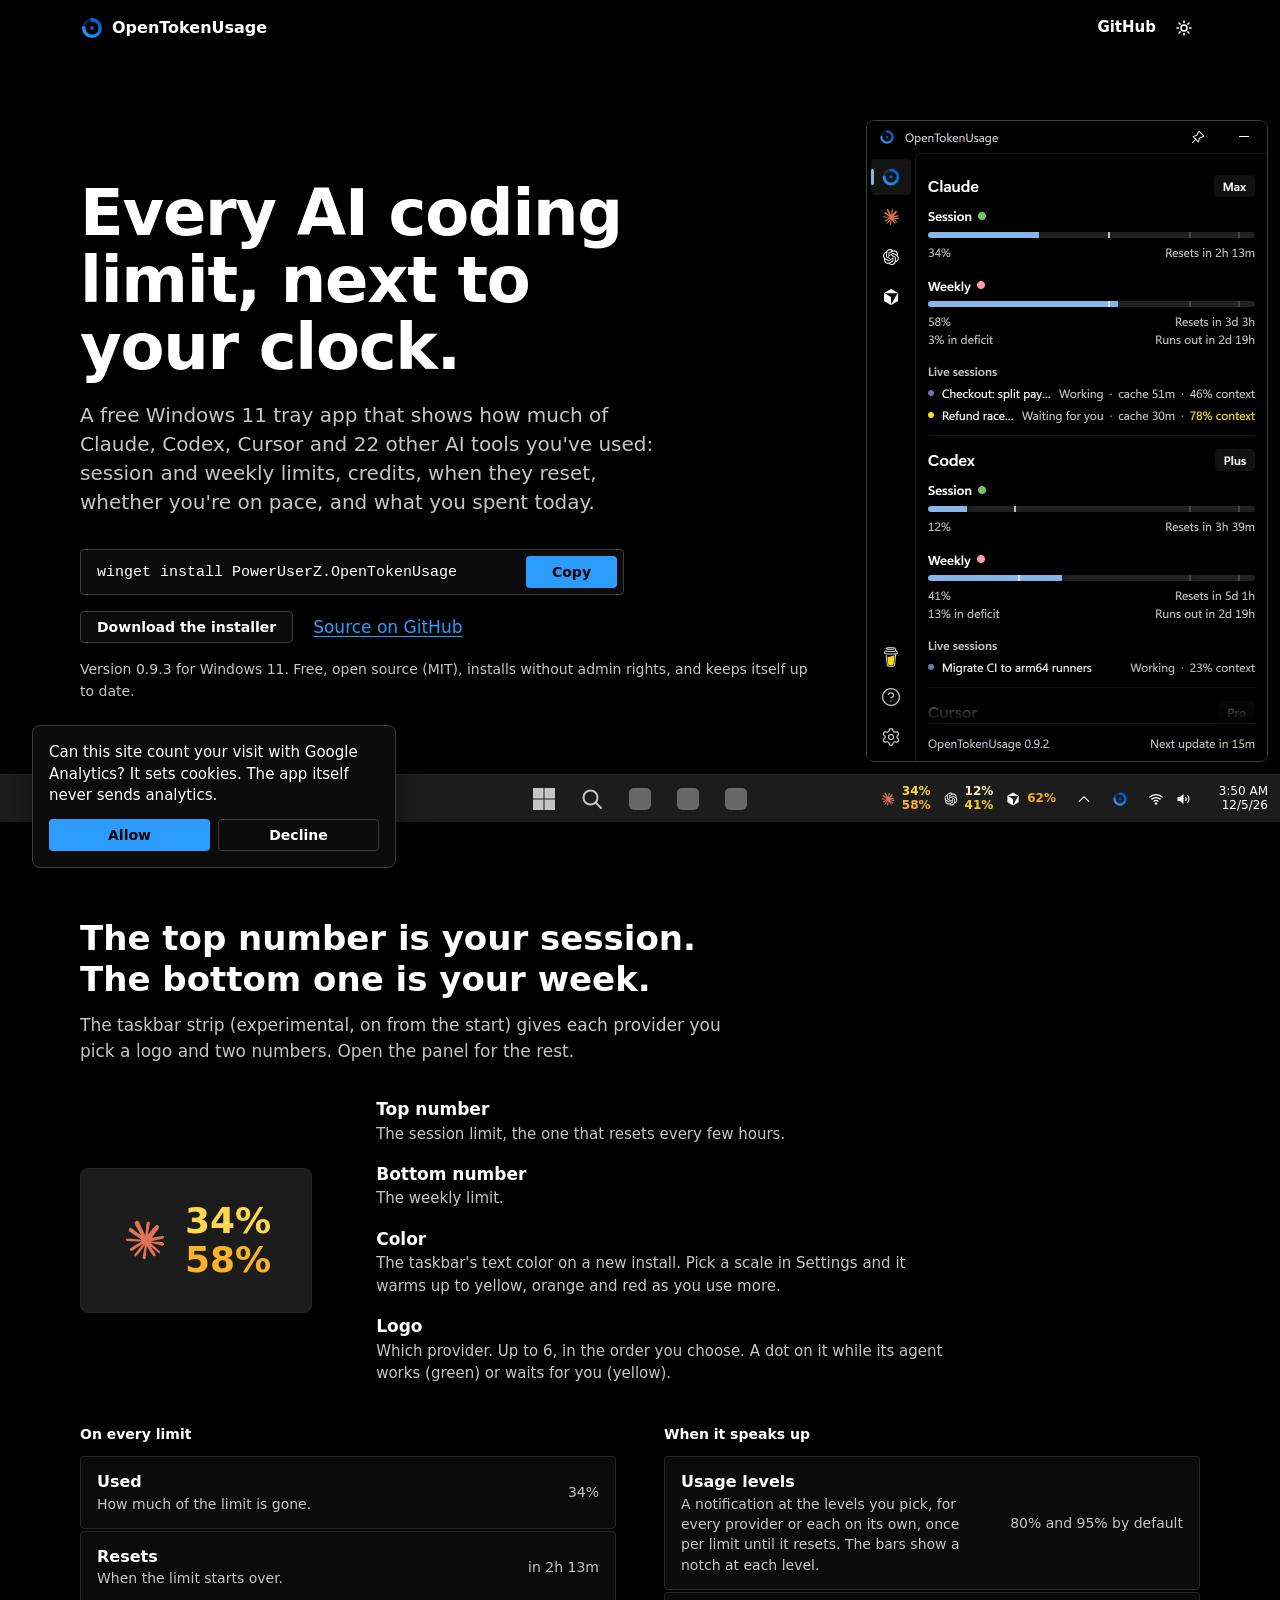
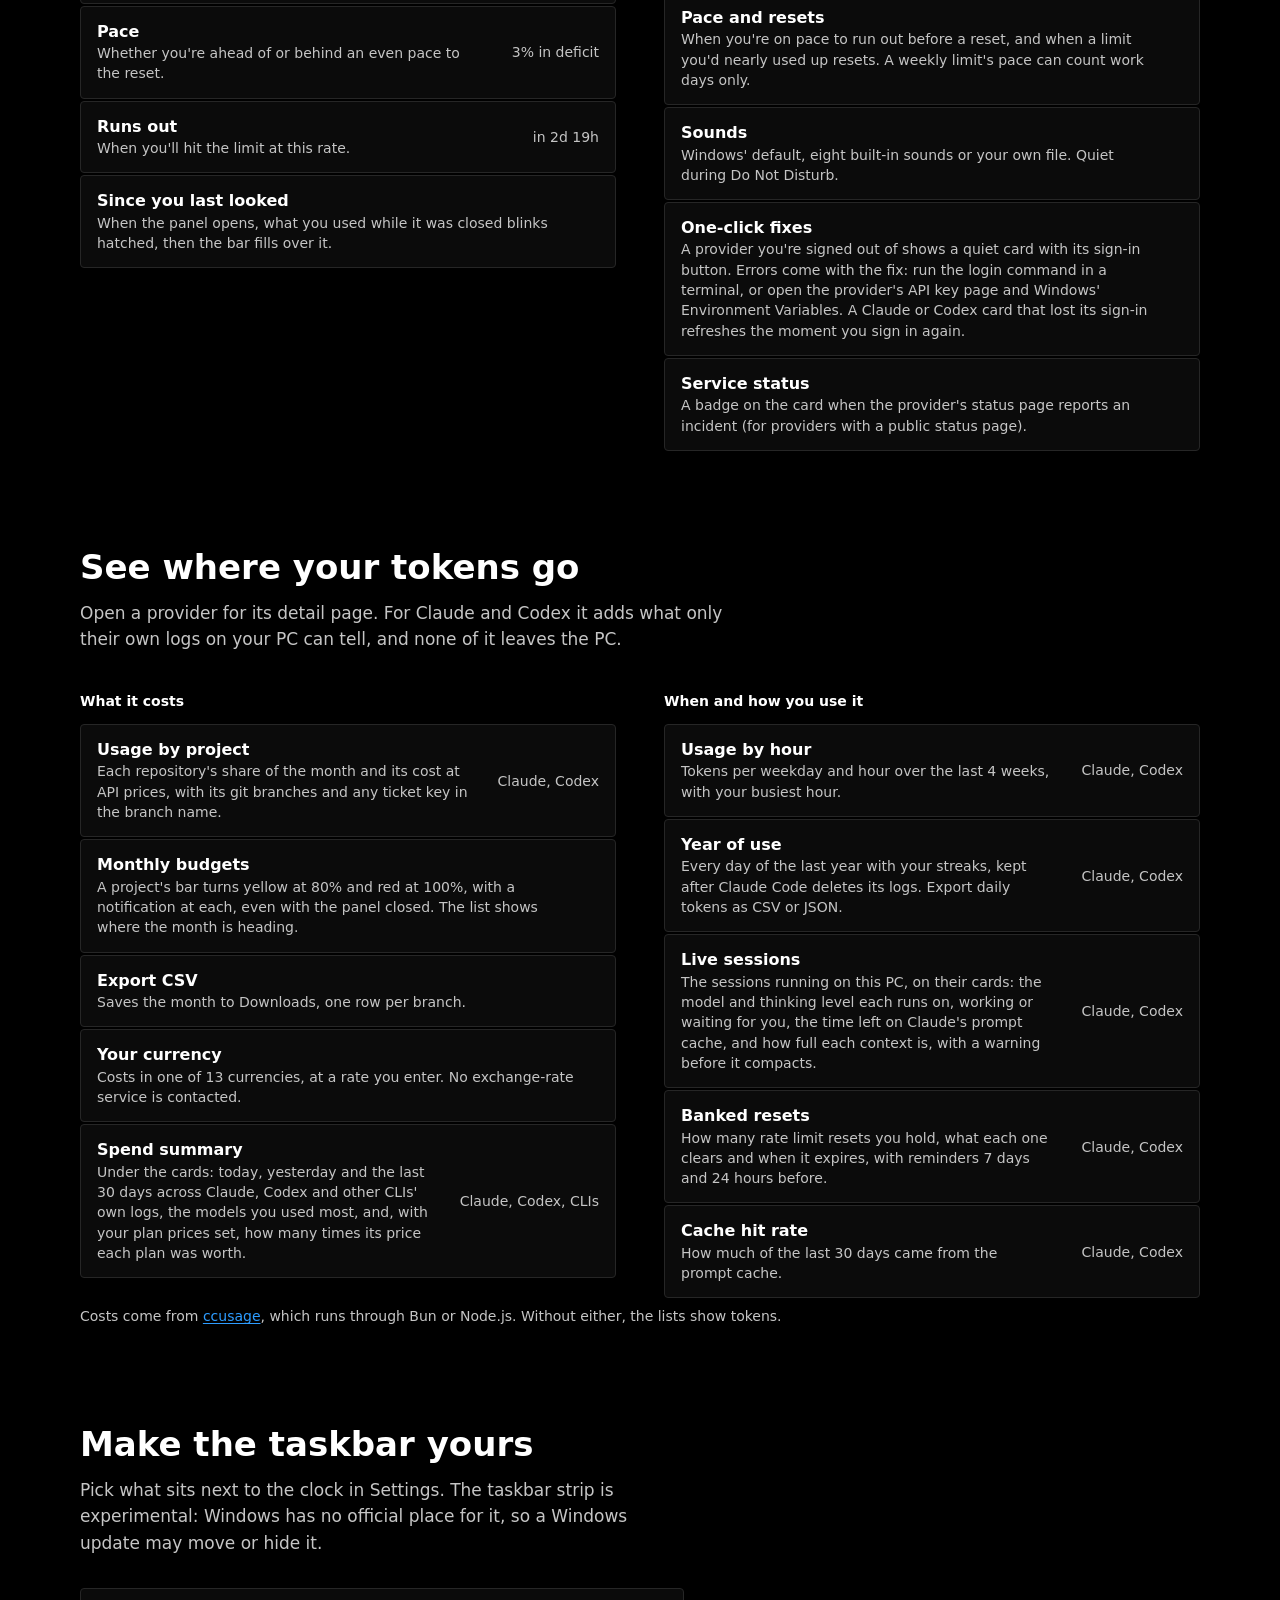
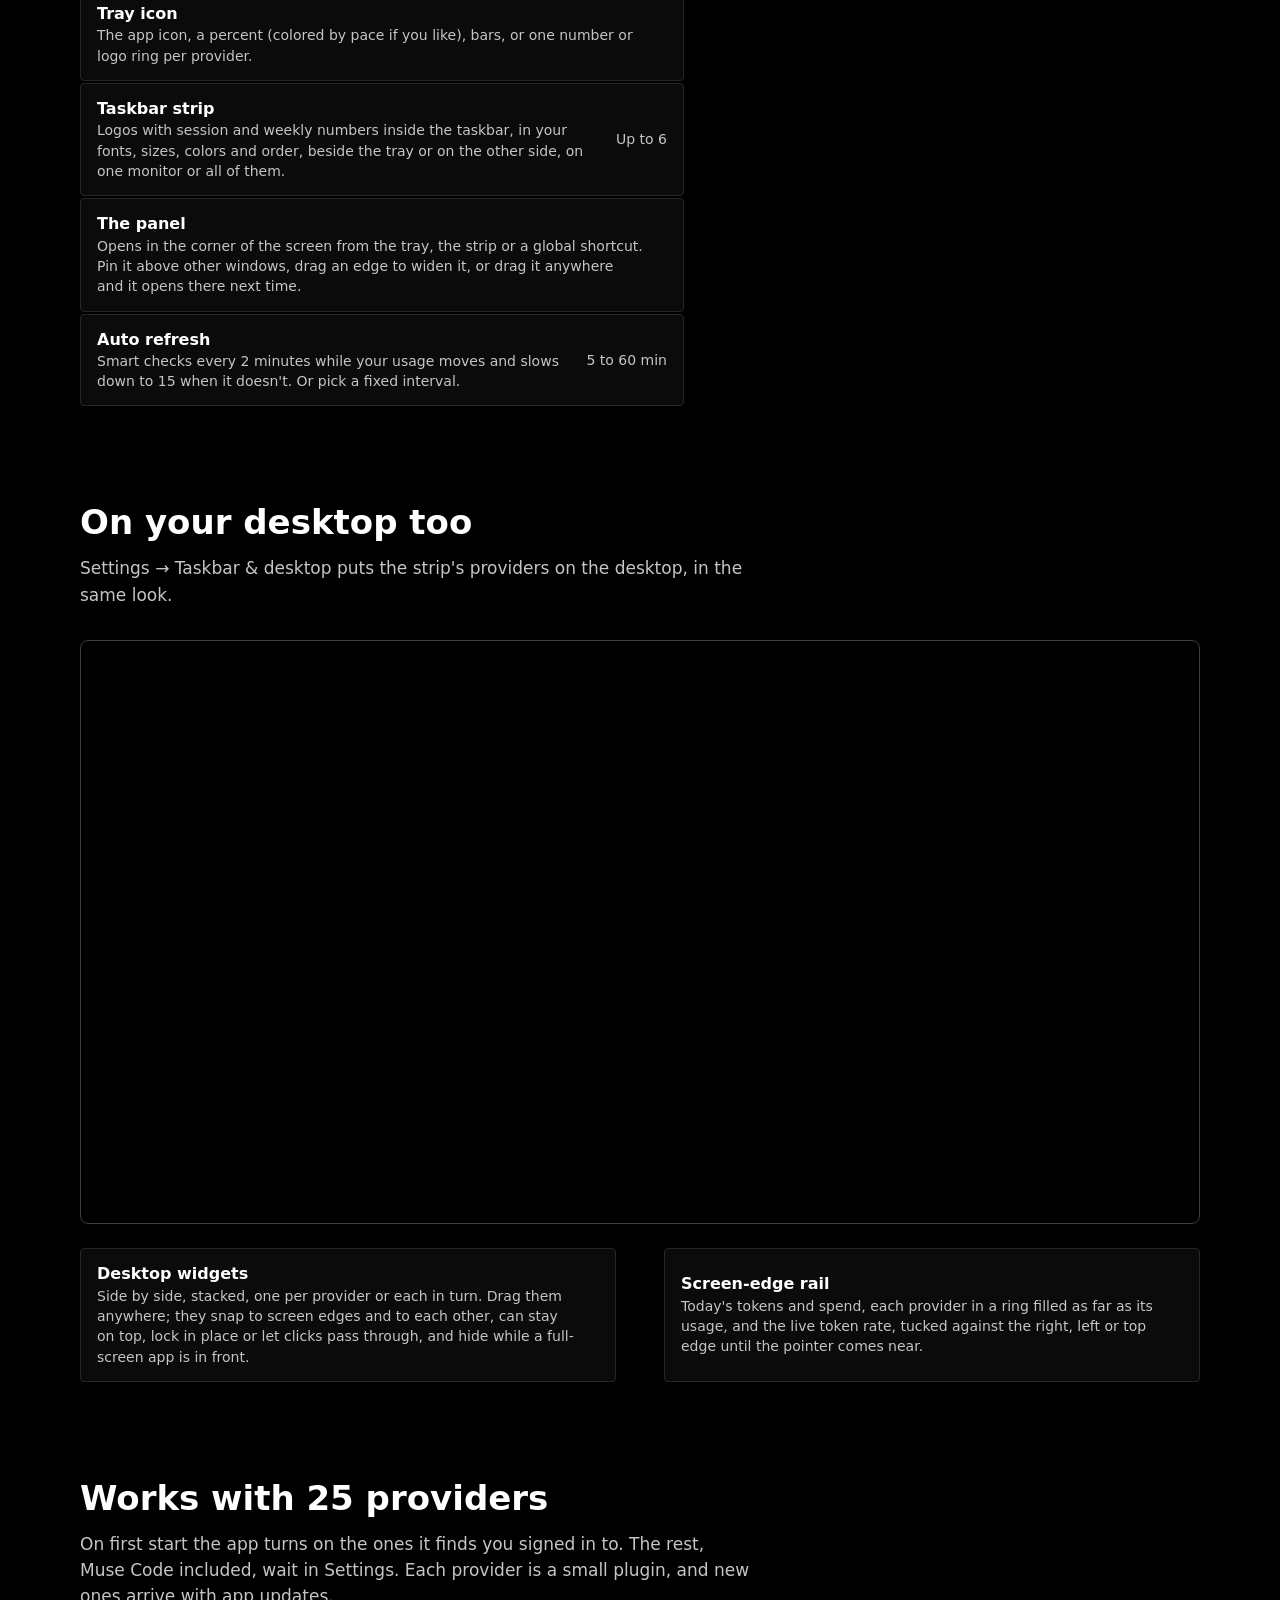
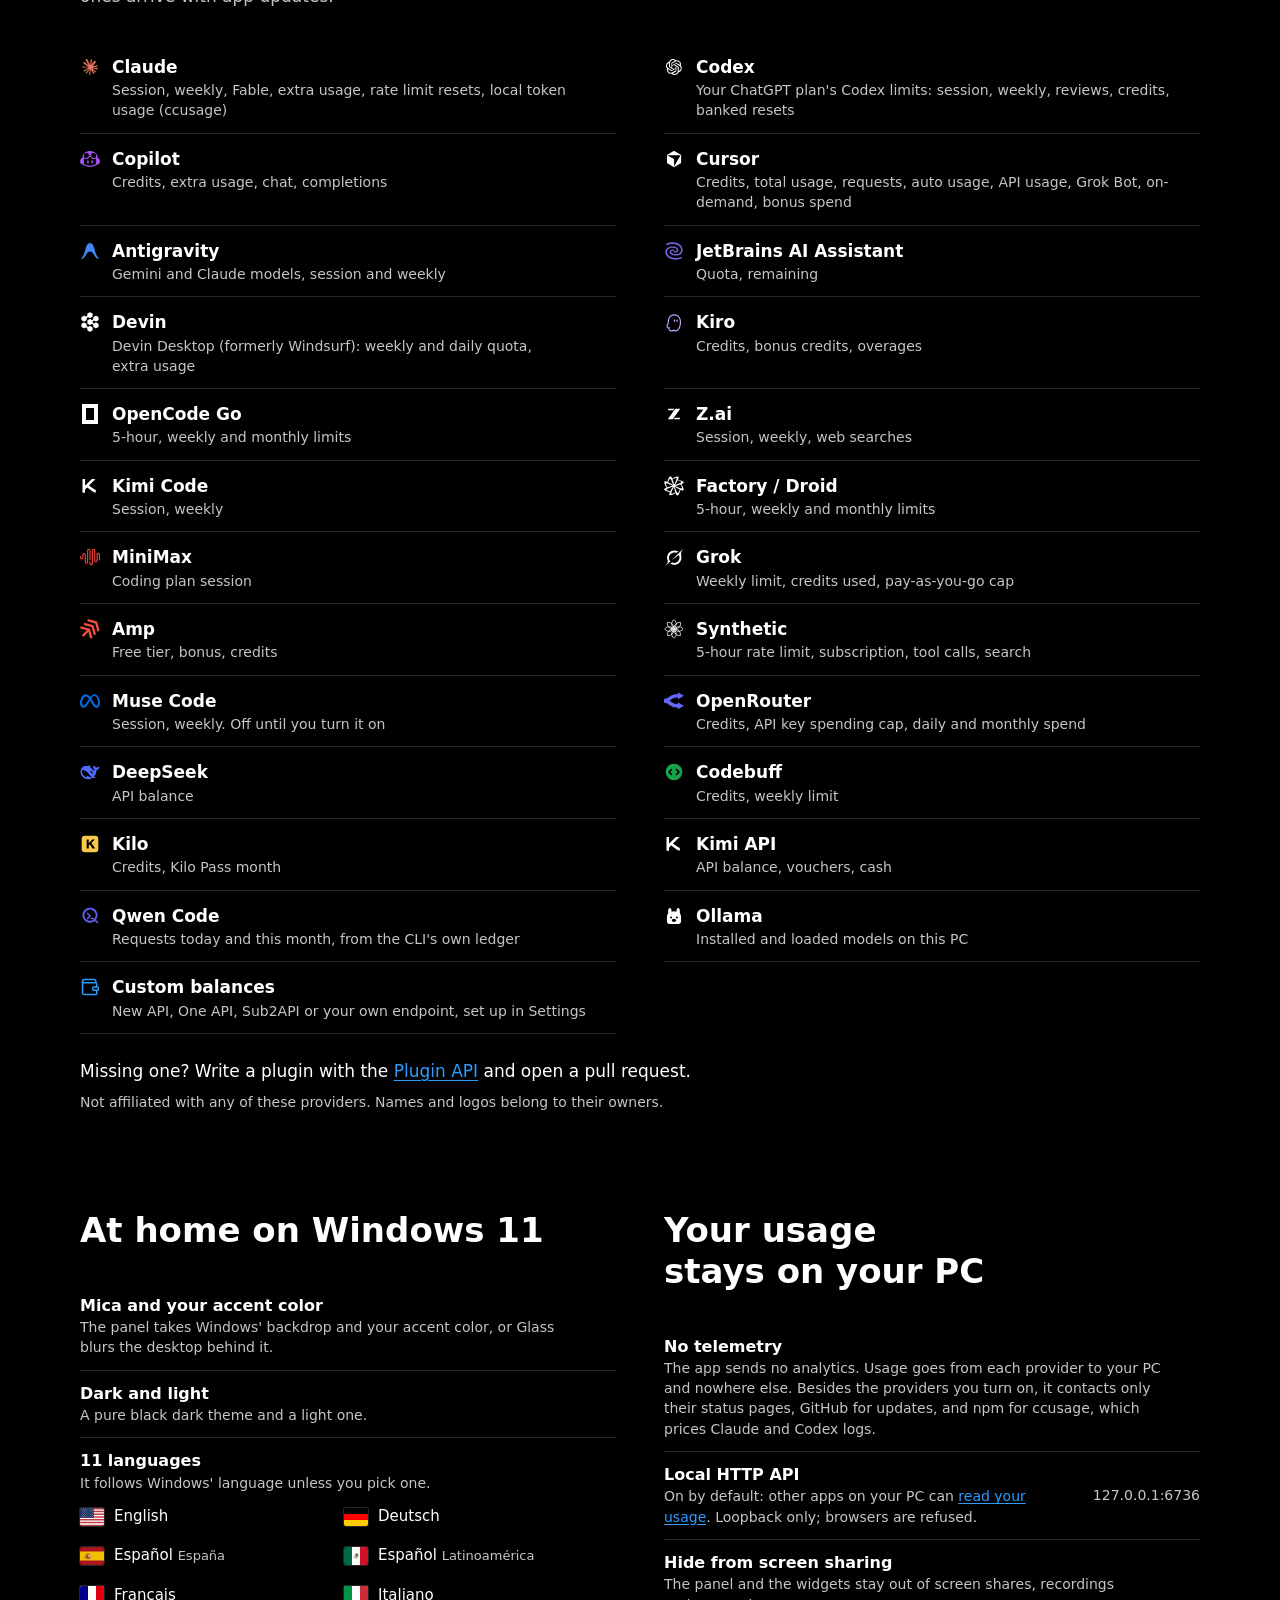
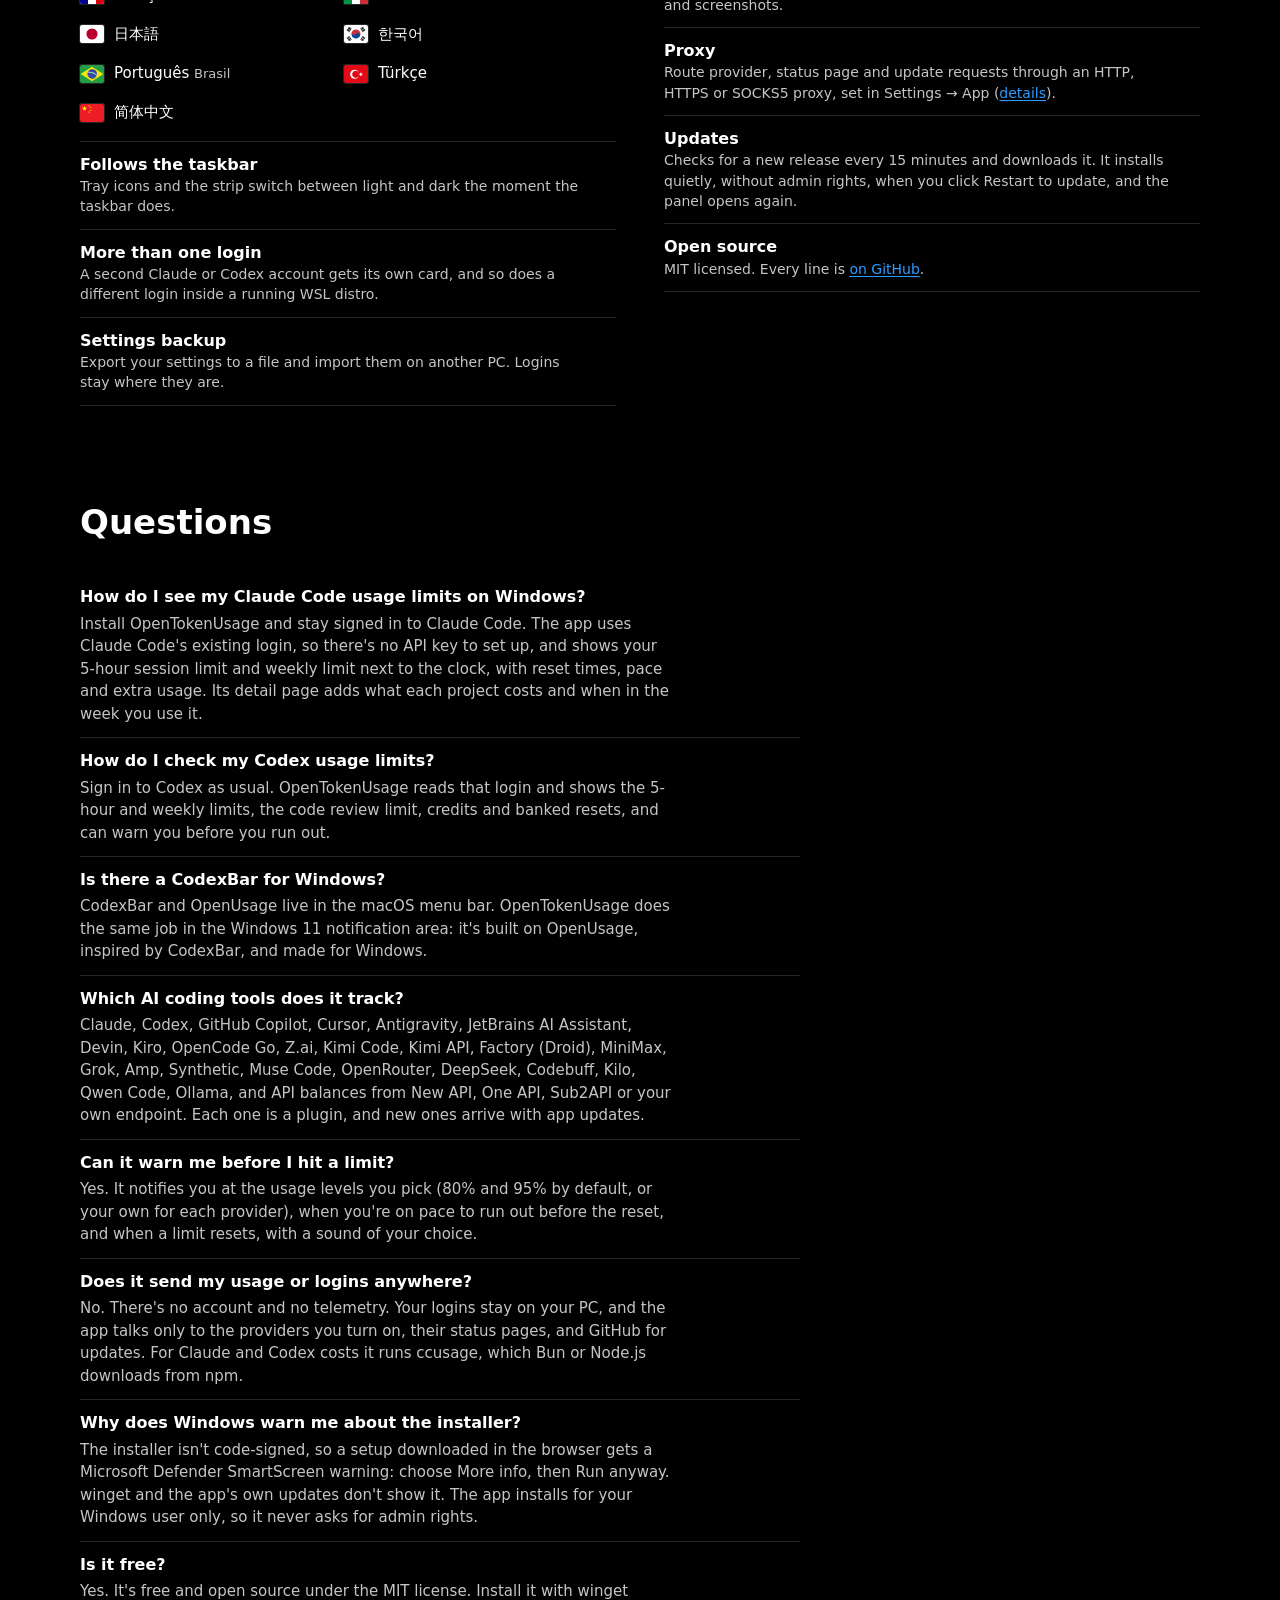
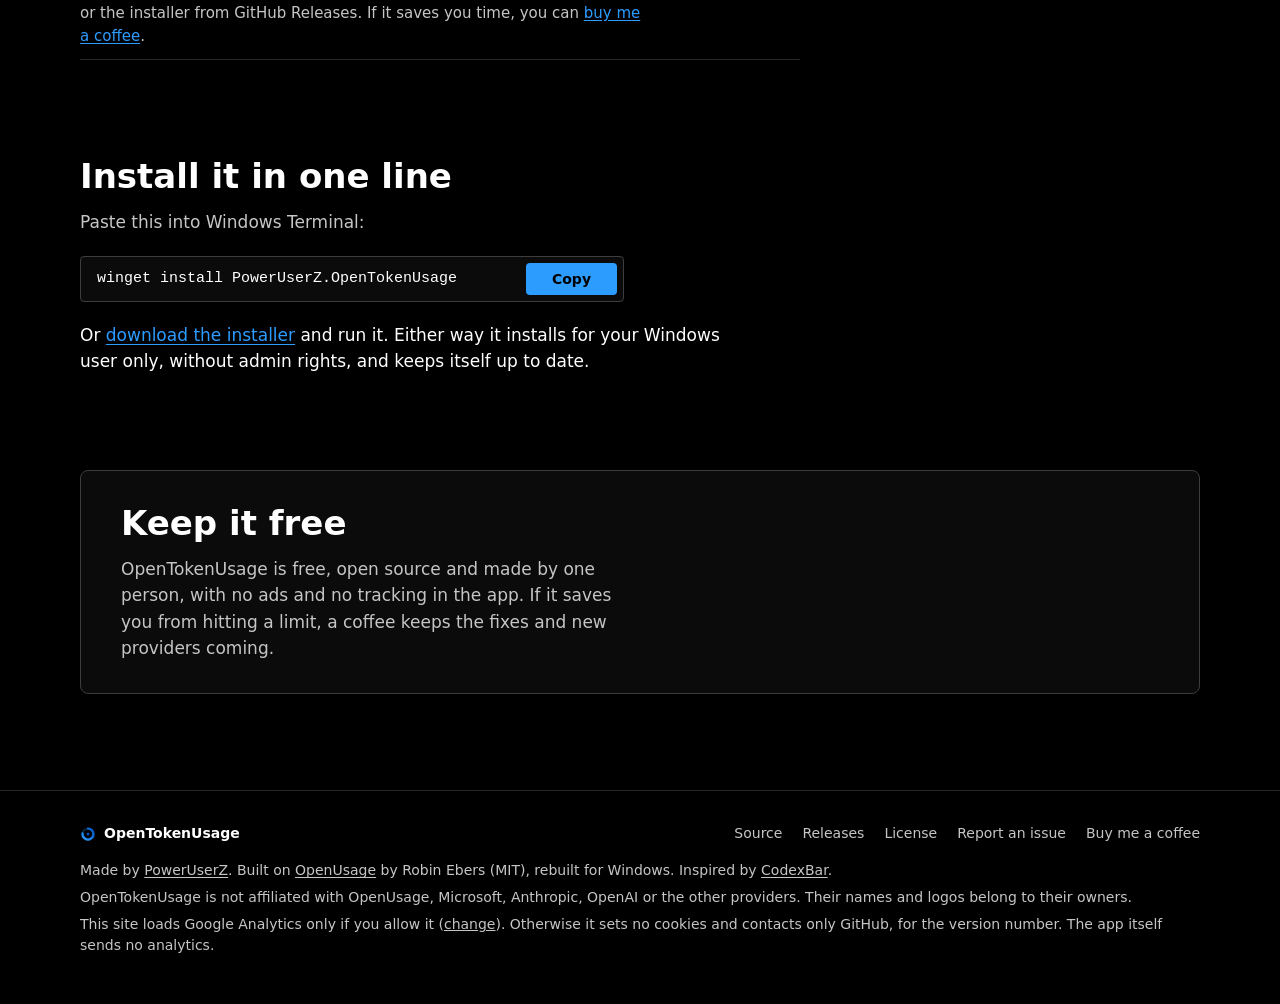
<file: index.html>
<!doctype html>
<html lang="en">
<head>
<meta charset="utf-8">
<meta http-equiv="Content-Security-Policy" content="default-src 'self'; img-src 'self' data: https://*.google-analytics.com https://*.googletagmanager.com; connect-src https://api.github.com https://*.google-analytics.com https://*.analytics.google.com https://*.googletagmanager.com; script-src 'self' https://www.googletagmanager.com; style-src 'self'; base-uri 'none'; form-action 'none'; object-src 'none'">
<meta name="viewport" content="width=device-width, initial-scale=1">
<title>Claude Code &amp; Codex usage tracker for Windows | OpenTokenUsage</title>
<meta name="description" content="Free, open-source Windows 11 tray app for Claude Code, Codex, Cursor, Copilot and 21 more AI coding tools: session and weekly limits, resets, pace, spend and alerts, in the taskbar and on the desktop.">
<meta name="robots" content="index, follow, max-image-preview:large, max-snippet:-1">
<link rel="canonical" href="https://opentokenusage.app/">
<meta name="color-scheme" content="dark">
<meta name="theme-color" content="#000000">
<script src="assets/theme.js?v=1"></script>
<link rel="icon" href="/favicon.ico" sizes="48x48">
<link rel="icon" href="/assets/logo.svg" type="image/svg+xml">
<link rel="apple-touch-icon" href="/apple-touch-icon.png">
<meta name="application-name" content="OpenTokenUsage">
<meta property="og:type" content="website">
<meta property="og:site_name" content="OpenTokenUsage">
<meta property="og:locale" content="en_US">
<meta property="og:url" content="https://opentokenusage.app/">
<meta property="og:title" content="OpenTokenUsage: every AI coding limit, next to your clock">
<meta property="og:description" content="Free Windows 11 tray app that shows your Claude Code, Codex, Cursor, Copilot and 21 more AI coding limits: session and weekly usage, resets, pace, spend and project costs. Open source.">
<meta property="og:image" content="https://opentokenusage.app/assets/og.png?v=3">
<meta property="og:image:type" content="image/png">
<meta property="og:image:width" content="1200">
<meta property="og:image:height" content="630">
<meta property="og:image:alt" content="“Every AI coding limit, next to your clock.” The OpenTokenUsage panel above the Windows taskbar, with Claude, Codex and Cursor limits, live sessions and today's spend, and the same usage next to the clock">
<meta name="twitter:card" content="summary_large_image">
<meta name="twitter:title" content="OpenTokenUsage: every AI coding limit, next to your clock">
<meta name="twitter:description" content="Free Windows 11 tray app that shows your Claude Code, Codex, Cursor, Copilot and 21 more AI coding limits: session and weekly usage, resets, pace, spend and project costs. Open source.">
<meta name="twitter:image" content="https://opentokenusage.app/assets/og.png?v=3">
<meta name="twitter:image:alt" content="“Every AI coding limit, next to your clock.” The OpenTokenUsage panel above the Windows taskbar, with Claude, Codex and Cursor limits, live sessions and today's spend, and the same usage next to the clock">
<link rel="stylesheet" href="assets/site.css?v=7">
<script src="assets/site.js?v=3" defer></script>
<script type="application/ld+json">
{
 "@context": "https://schema.org",
 "@graph": [
  {
   "@type": "Organization",
   "@id": "https://opentokenusage.app/#org",
   "name": "OpenTokenUsage",
   "url": "https://opentokenusage.app/",
   "logo": "https://opentokenusage.app/assets/icon.png",
   "sameAs": [
    "https://github.com/OpenTokenUsage",
    "https://github.com/PowerUserZ/OpenTokenUsage"
   ]
  },
  {
   "@type": "WebSite",
   "@id": "https://opentokenusage.app/#website",
   "url": "https://opentokenusage.app/",
   "name": "OpenTokenUsage",
   "inLanguage": "en",
   "publisher": {
    "@id": "https://opentokenusage.app/#org"
   }
  },
  {
   "@type": "SoftwareApplication",
   "@id": "https://opentokenusage.app/#app",
   "name": "OpenTokenUsage",
   "description": "A free, open-source Windows 11 tray app that shows how much of your AI coding subscriptions you've used: session and weekly limits, credits, reset times and pace for Claude Code, Codex, Cursor, GitHub Copilot and 21 more providers, what you spend each day, and what each project costs on Claude and Codex.",
   "url": "https://opentokenusage.app/",
   "applicationCategory": "DeveloperApplication",
   "applicationSubCategory": "AI usage tracker",
   "operatingSystem": "Windows 11",
   "offers": {
    "@type": "Offer",
    "price": "0",
    "priceCurrency": "USD"
   },
   "isAccessibleForFree": true,
   "license": "https://opensource.org/licenses/MIT",
   "downloadUrl": "https://github.com/PowerUserZ/OpenTokenUsage/releases/latest",
   "installUrl": "https://github.com/PowerUserZ/OpenTokenUsage/releases/latest",
   "softwareHelp": {
    "@type": "CreativeWork",
    "url": "https://github.com/PowerUserZ/OpenTokenUsage#readme"
   },
   "image": "https://opentokenusage.app/assets/og.png",
   "screenshot": [
    "https://opentokenusage.app/assets/panel-dark.webp",
    "https://opentokenusage.app/assets/strip-styles.webp",
    "https://opentokenusage.app/assets/desktop.webp"
   ],
   "featureList": [
    "Session (5-hour) and weekly usage limits",
    "Reset times, pace and run-out estimate",
    "Notifications at chosen usage levels, per provider, with sounds",
    "Tray icon and taskbar strip with usage numbers",
    "Desktop widgets and a screen-edge rail",
    "Daily spend across Claude, Codex and other CLIs, by model",
    "Project costs, monthly budgets and CSV export for Claude and Codex",
    "Usage by hour, a year of daily use, and live Claude Code and Codex sessions",
    "Banked rate limit resets with expiry reminders",
    "Local HTTP API on 127.0.0.1:6736",
    "Installs per user, without admin rights",
    "No account, no telemetry"
   ],
   "keywords": "Claude Code usage, Codex usage limit, Cursor usage, GitHub Copilot quota, AI usage tracker, rate limit, Windows tray app",
   "inLanguage": [
    "en",
    "de",
    "es-ES",
    "es-419",
    "fr",
    "it",
    "ja",
    "ko",
    "pt-BR",
    "tr",
    "zh-Hans"
   ],
   "author": {
    "@type": "Person",
    "name": "PowerUserZ",
    "url": "https://github.com/PowerUserZ"
   },
   "publisher": {
    "@id": "https://opentokenusage.app/#org"
   },
   "isBasedOn": "https://github.com/robinebers/openusage",
   "sameAs": [
    "https://github.com/PowerUserZ/OpenTokenUsage"
   ]
  },
  {
   "@type": "FAQPage",
   "@id": "https://opentokenusage.app/#faq",
   "url": "https://opentokenusage.app/",
   "isPartOf": {
    "@id": "https://opentokenusage.app/#website"
   },
   "about": {
    "@id": "https://opentokenusage.app/#app"
   },
   "mainEntity": [
    {
     "@type": "Question",
     "name": "How do I see my Claude Code usage limits on Windows?",
     "acceptedAnswer": {
      "@type": "Answer",
      "text": "Install OpenTokenUsage and stay signed in to Claude Code. The app uses Claude Code's existing login, so there's no API key to set up, and shows your 5-hour session limit and weekly limit next to the clock, with reset times, pace and extra usage. Its detail page adds what each project costs and when in the week you use it."
     }
    },
    {
     "@type": "Question",
     "name": "How do I check my Codex usage limits?",
     "acceptedAnswer": {
      "@type": "Answer",
      "text": "Sign in to Codex as usual. OpenTokenUsage reads that login and shows the 5-hour and weekly limits, the code review limit, credits and banked resets, and can warn you before you run out."
     }
    },
    {
     "@type": "Question",
     "name": "Is there a CodexBar for Windows?",
     "acceptedAnswer": {
      "@type": "Answer",
      "text": "CodexBar and OpenUsage live in the macOS menu bar. OpenTokenUsage does the same job in the Windows 11 notification area: it's built on OpenUsage, inspired by CodexBar, and made for Windows."
     }
    },
    {
     "@type": "Question",
     "name": "Which AI coding tools does it track?",
     "acceptedAnswer": {
      "@type": "Answer",
      "text": "Claude, Codex, GitHub Copilot, Cursor, Antigravity, JetBrains AI Assistant, Devin, Kiro, OpenCode Go, Z.ai, Kimi Code, Kimi API, Factory (Droid), MiniMax, Grok, Amp, Synthetic, Muse Code, OpenRouter, DeepSeek, Codebuff, Kilo, Qwen Code, Ollama, and API balances from New API, One API, Sub2API or your own endpoint. Each one is a plugin, and new ones arrive with app updates."
     }
    },
    {
     "@type": "Question",
     "name": "Can it warn me before I hit a limit?",
     "acceptedAnswer": {
      "@type": "Answer",
      "text": "Yes. It notifies you at the usage levels you pick (80% and 95% by default, or your own for each provider), when you're on pace to run out before the reset, and when a limit resets, with a sound of your choice."
     }
    },
    {
     "@type": "Question",
     "name": "Does it send my usage or logins anywhere?",
     "acceptedAnswer": {
      "@type": "Answer",
      "text": "No. There's no account and no telemetry. Your logins stay on your PC, and the app talks only to the providers you turn on, their status pages, and GitHub for updates. For Claude and Codex costs it runs ccusage, which Bun or Node.js downloads from npm."
     }
    },
    {
     "@type": "Question",
     "name": "Why does Windows warn me about the installer?",
     "acceptedAnswer": {
      "@type": "Answer",
      "text": "The installer isn't code-signed, so a setup downloaded in the browser gets a Microsoft Defender SmartScreen warning: choose More info, then Run anyway. winget and the app's own updates don't show it. The app installs for your Windows user only, so it never asks for admin rights."
     }
    },
    {
     "@type": "Question",
     "name": "Is it free?",
     "acceptedAnswer": {
      "@type": "Answer",
      "text": "Yes. It's free and open source under the MIT license. Install it with winget or the installer from GitHub Releases. If it saves you time, you can buy me a coffee."
     }
    }
   ]
  }
 ]
}
</script>
</head>
<body>
<header class="site-header wrap">
  <span class="brand"><img src="assets/logo.svg" width="24" height="24" alt="">OpenTokenUsage</span>
  <div class="header-actions">
    <a class="plain" href="https://github.com/PowerUserZ/OpenTokenUsage">GitHub</a>
    <button type="button" class="theme-toggle" data-theme-toggle hidden><svg class="i-sun" width="16" height="16" viewBox="0 0 16 16" fill="none" stroke="currentColor" stroke-width="1.5" stroke-linecap="round" aria-hidden="true"><circle cx="8" cy="8" r="3"/><path d="M8 1v1.5M8 13.5V15M1 8h1.5M13.5 8H15M3.05 3.05l1.06 1.06M11.89 11.89l1.06 1.06M3.05 12.95l1.06-1.06M11.89 4.11l1.06-1.06"/></svg><svg class="i-moon" width="16" height="16" viewBox="0 0 16 16" fill="none" stroke="currentColor" stroke-width="1.5" stroke-linejoin="round" aria-hidden="true"><path d="M13.5 9.6A5.75 5.75 0 0 1 6.4 2.5a5.75 5.75 0 1 0 7.1 7.1z"/></svg></button>
  </div>
</header>

<main>
<section class="hero" aria-labelledby="hero-title">
  <div class="hero-top">
    <div class="hero-copy">
      <h1 id="hero-title">Every AI coding limit, next to your clock.</h1>
      <p class="sub">A free Windows 11 tray app that shows how much of Claude, Codex, Cursor and 22 other AI tools you've used: session and weekly limits, credits, when they reset, whether you're on pace, and what you spent today.</p>
      <div class="install">
        <code class="cmd">winget install <wbr>PowerUserZ.<wbr>OpenTokenUsage</code>
        <button type="button" class="btn-accent" data-copy="winget install PowerUserZ.OpenTokenUsage" aria-label="Copy the winget command" hidden>Copy</button>
      </div>
      <p class="actions">
        <a class="btn" href="https://github.com/PowerUserZ/OpenTokenUsage/releases/latest" data-installer>Download the installer</a>
        <a href="https://github.com/PowerUserZ/OpenTokenUsage">Source on GitHub</a>
      </p>
      <p class="meta">Version <span data-version>0.9.3</span> for Windows 11. Free, open source (MIT), installs without admin rights, and keeps itself up to date.</p>
    </div>
    <figure id="panel" class="flyout">
      <img class="for-dark" src="assets/panel-dark.webp?v=3" width="400" height="640" fetchpriority="high" decoding="async" alt="The OpenTokenUsage panel. Claude Max: session 34% used, resets in 2h 13m; weekly 58% used, 3% in deficit, runs out in 2d 19h; two live Claude Code sessions, one working, one waiting. Codex Plus: 12% and 41%, one session working. Cursor Pro below.">
      <img class="for-light" src="assets/panel-light.webp?v=3" width="400" height="640" loading="lazy" decoding="async" alt="The OpenTokenUsage panel. Claude Max: session 34% used, resets in 2h 13m; weekly 58% used, 3% in deficit, runs out in 2d 19h; two live Claude Code sessions, one working, one waiting. Codex Plus: 12% and 41%, one session working. Cursor Pro below.">
    </figure>
  </div>

  <div class="taskbar" role="group" aria-label="Example Windows taskbar">
    <svg class="tb-apps" width="216" height="24" viewBox="0 0 216 24" fill="currentColor" aria-hidden="true"><path d="M1 1h10.5v10.5H1zM12.5 1H23v10.5H12.5zM1 12.5h10.5V23H1zM12.5 12.5H23V23H12.5z"/><circle cx="58.5" cy="10.5" r="7" fill="none" stroke="currentColor" stroke-width="2"/><path d="m63.5 15.5 5.5 5.5" fill="none" stroke="currentColor" stroke-width="2" stroke-linecap="round"/><rect x="97" y="1" width="22" height="22" rx="5" fill-opacity="0.45"/><rect x="145" y="1" width="22" height="22" rx="5" fill-opacity="0.45"/><rect x="193" y="1" width="22" height="22" rx="5" fill-opacity="0.45"/></svg>
    <button type="button" class="strip" aria-expanded="true" aria-controls="panel" aria-label="Example strip: Claude 34% and 58%, Codex 12% and 41%, Cursor 62%. Shows or hides the panel.">
      <span class="si d1"><span class="pi p-claude"></span><span class="nums"><span class="u34">34%</span><span class="u58">58%</span></span></span>
      <span class="si d2"><span class="pi p-codex"></span><span class="nums"><span class="u12">12%</span><span class="u41">41%</span></span></span>
      <span class="si d3"><span class="pi p-cursor"></span><span class="nums"><span class="u62">62%</span></span></span>
    </button>
    <span class="ti chev"><svg width="16" height="16" viewBox="0 0 16 16" fill="currentColor" aria-hidden="true"><path d="M2.65 10.35 8 5l5.35 5.35-.7.7L8 6.41l-4.65 4.64z"/></svg></span>
    <span class="ti"><img src="assets/logo.svg" width="16" height="16" alt=""></span>
    <span class="ti sys">
      <svg width="16" height="16" viewBox="0 0 16 16" fill="currentColor" aria-hidden="true"><circle cx="8" cy="12.6" r="1.2"/><path d="M5.17 10.17a4 4 0 0 1 5.66 0l-.85.85a2.8 2.8 0 0 0-3.96 0zM3.05 8.05a7 7 0 0 1 9.9 0l-.85.85a5.8 5.8 0 0 0-8.2 0zM.93 5.93a10 10 0 0 1 14.14 0l-.85.85a8.8 8.8 0 0 0-12.44 0z"/></svg>
      <svg width="16" height="16" viewBox="0 0 16 16" fill="currentColor" aria-hidden="true"><path d="M1.5 6H4l3.5-3v10L4 10H1.5zM9.76 5.74a3.2 3.2 0 0 1 0 4.52l-.78-.78a2.1 2.1 0 0 0 0-2.96zM11.74 3.76a6 6 0 0 1 0 8.48l-.78-.78a4.9 4.9 0 0 0 0-6.92z"/></svg>
    </span>
    <span class="clock"><time aria-hidden="true" datetime="14:05">2:05 PM</time><time aria-hidden="true" datetime="2026-09-28">9/28/2026</time></span>
  </div>
</section>

<section id="glance" class="wrap" aria-labelledby="glance-title">
  <h2 id="glance-title"><span class="sent">The top number is your session.</span> <span class="sent">The bottom one is your week.</span></h2>
  <p class="intro">The taskbar strip (experimental, on from the start) gives each provider you pick a logo and two numbers. Open the panel for the rest.</p>
  <div class="anatomy">
    <div class="slab" role="img" aria-label="Claude in the taskbar strip: 34% of the session limit and 58% of the weekly limit used">
      <span class="si big"><span class="pi p-claude"></span><span class="nums"><span class="u34">34%</span><span class="u58">58%</span></span></span>
    </div>
    <dl class="defs">
      <div><dt>Top number</dt><dd>The session limit, the one that resets every few hours.</dd></div>
      <div><dt>Bottom number</dt><dd>The weekly limit.</dd></div>
      <div><dt>Color</dt><dd>The taskbar's text color on a new install. Pick a scale in Settings and it warms up to yellow, orange and red as you use more.</dd></div>
      <div><dt>Logo</dt><dd>Which provider. Up to 6, in the order you choose. A dot on it while its agent works (green) or waits for you (yellow).</dd></div>
    </dl>
  </div>

  <div class="groups">
  <div>
  <h3>On every limit</h3>
  <ul class="rows">
    <li><div><p class="rt">Used</p><p class="rd">How much of the limit is gone.</p></div><span class="val">34%</span></li>
    <li><div><p class="rt">Resets</p><p class="rd">When the limit starts over.</p></div><span class="val">in 2h 13m</span></li>
    <li><div><p class="rt">Pace</p><p class="rd">Whether you're ahead of or behind an even pace to the reset.</p></div><span class="val">3% in deficit</span></li>
    <li><div><p class="rt">Runs out</p><p class="rd">When you'll hit the limit at this rate.</p></div><span class="val">in 2d 19h</span></li>
    <li><div><p class="rt">Since you last looked</p><p class="rd">When the panel opens, what you used while it was closed blinks hatched, then the bar fills over it.</p></div></li>
  </ul>
  </div>
  <div>
  <h3>When it speaks up</h3>
  <ul class="rows">
    <li><div><p class="rt">Usage levels</p><p class="rd">A notification at the levels you pick, for every provider or each on its own, once per limit until it resets. The bars show a notch at each level.</p></div><span class="val">80% and 95% by default</span></li>
    <li><div><p class="rt">Pace and resets</p><p class="rd">When you're on pace to run out before a reset, and when a limit you'd nearly used up resets. A weekly limit's pace can count work days only.</p></div></li>
    <li><div><p class="rt">Sounds</p><p class="rd">Windows' default, eight built-in sounds or your own file. Quiet during Do&nbsp;Not&nbsp;Disturb.</p></div></li>
    <li><div><p class="rt">One-click fixes</p><p class="rd">A provider you're signed out of shows a quiet card with its sign-in button. Errors come with the fix: run the login command in a terminal, or open the provider's API key page and Windows' Environment Variables. A Claude or Codex card that lost its sign-in refreshes the moment you sign in again.</p></div></li>
    <li><div><p class="rt">Service status</p><p class="rd">A badge on the card when the provider's status page reports an incident (for providers with a public status page).</p></div></li>
  </ul>
  </div>
  </div>
</section>

<section id="details" class="wrap" aria-labelledby="details-title">
  <h2 id="details-title">See where your tokens go</h2>
  <p class="intro">Open a provider for its detail page. For Claude and Codex it adds what only their own logs on your PC can tell, and none of it leaves the PC.</p>
  <div class="groups">
  <div>
  <h3>What it costs</h3>
  <ul class="rows">
    <li><div><p class="rt">Usage by project</p><p class="rd">Each repository's share of the month and its cost at API prices, with its git branches and any ticket key in the branch name.</p></div><span class="val">Claude, Codex</span></li>
    <li><div><p class="rt">Monthly budgets</p><p class="rd">A project's bar turns yellow at 80% and red at 100%, with a notification at each, even with the panel closed. The list shows where the month is heading.</p></div></li>
    <li><div><p class="rt">Export CSV</p><p class="rd">Saves the month to Downloads, one row per branch.</p></div></li>
    <li><div><p class="rt">Your currency</p><p class="rd">Costs in one of 13 currencies, at a rate you enter. No exchange-rate service is contacted.</p></div></li>
    <li><div><p class="rt">Spend summary</p><p class="rd">Under the cards: today, yesterday and the last 30 days across Claude, Codex and other CLIs' own logs, the models you used most, and, with your plan prices set, how many times its price each plan was worth.</p></div><span class="val">Claude, Codex, CLIs</span></li>
  </ul>
  </div>
  <div>
  <h3>When and how you use it</h3>
  <ul class="rows">
    <li><div><p class="rt">Usage by hour</p><p class="rd">Tokens per weekday and hour over the last 4 weeks, with your busiest hour.</p></div><span class="val">Claude, Codex</span></li>
    <li><div><p class="rt">Year of use</p><p class="rd">Every day of the last year with your streaks, kept after Claude Code deletes its logs. Export daily tokens as CSV or JSON.</p></div><span class="val">Claude, Codex</span></li>
    <li><div><p class="rt">Live sessions</p><p class="rd">The sessions running on this PC, on their cards: the model and thinking level each runs on, working or waiting for you, the time left on Claude's prompt cache, and how full each context is, with a warning before it compacts.</p></div><span class="val">Claude, Codex</span></li>
    <li><div><p class="rt">Banked resets</p><p class="rd">How many rate limit resets you hold, what each one clears and when it expires, with reminders 7 days and 24 hours before.</p></div><span class="val">Claude, Codex</span></li>
    <li><div><p class="rt">Cache hit rate</p><p class="rd">How much of the last 30 days came from the prompt cache.</p></div><span class="val">Claude, Codex</span></li>
  </ul>
  </div>
  </div>
  <p class="fine">Costs come from <a href="https://github.com/ryoppippi/ccusage">ccusage</a>, which runs through Bun or Node.js. Without either, the lists show tokens.</p>
</section>

<section id="yours" class="wrap" aria-labelledby="yours-title">
  <div class="yours-grid">
    <div>
      <h2 id="yours-title">Make the taskbar yours</h2>
      <p class="intro">Pick what sits next to the clock in Settings. The taskbar strip is experimental: Windows has no official place for it, so a Windows update may move or hide it.</p>
      <ul class="rows">
        <li><div><p class="rt">Tray icon</p><p class="rd">The app icon, a percent (colored by pace if you like), bars, or one number or logo ring per provider.</p></div></li>
        <li><div><p class="rt">Taskbar strip</p><p class="rd">Logos with session and weekly numbers inside the taskbar, in your fonts, sizes, colors and order, beside the tray or on the other side, on one monitor or all of them.</p></div><span class="val">Up to 6</span></li>
        <li><div><p class="rt">The panel</p><p class="rd">Opens in the corner of the screen from the tray, the strip or a global shortcut. Pin it above other windows, drag an edge to widen it, or drag it anywhere and it opens there next time.</p></div></li>
        <li><div><p class="rt">Auto refresh</p><p class="rd">Smart checks every 2 minutes while your usage moves and slows down to 15 when it doesn't. Or pick a fixed interval.</p></div><span class="val">5 to 60 min</span></li>
      </ul>
    </div>
    <img class="shot" src="assets/strip-styles.webp?v=2" width="468" height="420" loading="lazy" decoding="async" alt="Five Windows 11 taskbars, each next to the clock: the strip with the heat scale; with traffic light colors in Cascadia Mono; with cool colors in Bahnschrift; plain session numbers; and the alternative, one tray icon per provider, each logo inside a usage ring.">
  </div>
</section>

<section id="desktop" class="wrap" aria-labelledby="desktop-title">
  <h2 id="desktop-title">On your desktop too</h2>
  <p class="intro">Settings → Taskbar &amp; desktop puts the strip's providers on the desktop, in the same look.</p>
  <img class="shot wide" src="assets/desktop.webp?v=1" width="960" height="500" loading="lazy" decoding="async" alt="A widget with Claude, Codex and Cursor side by side with usage bars, the same stacked, and a rail on the screen's right edge with today's tokens and spend, a usage ring per provider and the live token rate, above a Windows 11 taskbar.">
  <div class="groups desk-rows">
  <ul class="rows">
    <li><div><p class="rt">Desktop widgets</p><p class="rd">Side by side, stacked, one per provider or each in turn. Drag them anywhere; they snap to screen edges and to each other, can stay on top, lock in place or let clicks pass through, and hide while a full-screen app is in front.</p></div></li>
  </ul>
  <ul class="rows">
    <li><div><p class="rt">Screen-edge rail</p><p class="rd">Today's tokens and spend, each provider in a ring filled as far as its usage, and the live token rate, tucked against the right, left or top edge until the pointer comes near.</p></div></li>
  </ul>
  </div>
</section>

<section id="providers" class="wrap" aria-labelledby="providers-title">
  <h2 id="providers-title">Works with 25 providers</h2>
  <p class="intro">On first start the app turns on the ones it finds you signed in to. The rest, Muse Code included, wait in Settings. Each provider is a small plugin, and new ones arrive with app updates.</p>
  <ul class="providers">
    <li><span class="pi p-claude"></span><div><p class="pn">Claude</p><p class="pt">Session, weekly, Fable, extra usage, rate limit resets, local token usage (ccusage)</p></div></li>
    <li><span class="pi p-codex"></span><div><p class="pn">Codex</p><p class="pt">Your ChatGPT plan's Codex limits: session, weekly, reviews, credits, banked resets</p></div></li>
    <li><span class="pi p-copilot"></span><div><p class="pn">Copilot</p><p class="pt">Credits, extra usage, chat, completions</p></div></li>
    <li><span class="pi p-cursor"></span><div><p class="pn">Cursor</p><p class="pt">Credits, total usage, requests, auto usage, API usage, Grok Bot, on-demand, bonus spend</p></div></li>
    <li><span class="pi p-antigravity"></span><div><p class="pn">Antigravity</p><p class="pt">Gemini and Claude models, session and weekly</p></div></li>
    <li><span class="pi p-jetbrains-ai-assistant"></span><div><p class="pn">JetBrains AI Assistant</p><p class="pt">Quota, remaining</p></div></li>
    <li><span class="pi p-devin"></span><div><p class="pn">Devin</p><p class="pt">Devin Desktop (formerly Windsurf): weekly and daily quota, extra usage</p></div></li>
    <li><span class="pi p-kiro"></span><div><p class="pn">Kiro</p><p class="pt">Credits, bonus credits, overages</p></div></li>
    <li><span class="pi p-opencode-go"></span><div><p class="pn">OpenCode Go</p><p class="pt">5-hour, weekly and monthly limits</p></div></li>
    <li><span class="pi p-zai"></span><div><p class="pn">Z.ai</p><p class="pt">Session, weekly, web searches</p></div></li>
    <li><span class="pi p-kimi"></span><div><p class="pn">Kimi Code</p><p class="pt">Session, weekly</p></div></li>
    <li><span class="pi p-factory"></span><div><p class="pn">Factory / Droid</p><p class="pt">5-hour, weekly and monthly limits</p></div></li>
    <li><span class="pi p-minimax"></span><div><p class="pn">MiniMax</p><p class="pt">Coding plan session</p></div></li>
    <li><span class="pi p-grok"></span><div><p class="pn">Grok</p><p class="pt">Weekly limit, credits used, pay-as-you-go cap</p></div></li>
    <li><span class="pi p-amp"></span><div><p class="pn">Amp</p><p class="pt">Free tier, bonus, credits</p></div></li>
    <li><span class="pi p-synthetic"></span><div><p class="pn">Synthetic</p><p class="pt">5-hour rate limit, subscription, tool calls, search</p></div></li>
    <li><span class="pi p-muse"></span><div><p class="pn">Muse Code</p><p class="pt">Session, weekly. Off until you turn it on</p></div></li>
    <li><span class="pi p-openrouter"></span><div><p class="pn">OpenRouter</p><p class="pt">Credits, API key spending cap, daily and monthly spend</p></div></li>
    <li><span class="pi p-deepseek"></span><div><p class="pn">DeepSeek</p><p class="pt">API balance</p></div></li>
    <li><span class="pi p-codebuff"></span><div><p class="pn">Codebuff</p><p class="pt">Credits, weekly limit</p></div></li>
    <li><span class="pi p-kilo"></span><div><p class="pn">Kilo</p><p class="pt">Credits, Kilo Pass month</p></div></li>
    <li><span class="pi p-kimi-api"></span><div><p class="pn">Kimi API</p><p class="pt">API balance, vouchers, cash</p></div></li>
    <li><span class="pi p-qwen-code"></span><div><p class="pn">Qwen Code</p><p class="pt">Requests today and this month, from the CLI's own ledger</p></div></li>
    <li><span class="pi p-ollama"></span><div><p class="pn">Ollama</p><p class="pt">Installed and loaded models on this PC</p></div></li>
    <li><span class="pi p-custom-balance"></span><div><p class="pn">Custom balances</p><p class="pt">New API, One API, Sub2API or your own endpoint, set up in Settings</p></div></li>
  </ul>
  <p class="more">Missing one? Write a plugin with the <a href="https://github.com/PowerUserZ/OpenTokenUsage/blob/main/docs/plugins/api.md">Plugin API</a> and open a pull request.</p>
  <p class="fine">Not affiliated with any of these providers. Names and logos belong to their owners.</p>
</section>

<div class="pair wrap">
<section id="windows" aria-labelledby="windows-title">
  <h2 id="windows-title">At home on Windows 11</h2>
  <ul class="rows flat">
    <li><div><p class="rt">Mica and your accent color</p><p class="rd">The panel takes Windows' backdrop and your accent color, or Glass blurs the desktop behind it.</p></div></li>
    <li><div><p class="rt">Dark and light</p><p class="rd">A pure black dark theme and a light one.</p></div></li>
    <li><div><p class="rt">11 languages</p><p class="rd">It follows Windows' language unless you pick one.</p>
      <ul class="langs" aria-label="Languages">
        <li><img src="assets/flags/us.svg" width="24" height="18" alt=""><span lang="en">English</span></li>
        <li><img src="assets/flags/de.svg" width="24" height="18" alt=""><span lang="de">Deutsch</span></li>
        <li><img src="assets/flags/es.svg" width="24" height="18" alt=""><span lang="es">Español <small>España</small></span></li>
        <li><img src="assets/flags/mx.svg" width="24" height="18" alt=""><span lang="es">Español <small>Latinoamérica</small></span></li>
        <li><img src="assets/flags/fr.svg" width="24" height="18" alt=""><span lang="fr">Français</span></li>
        <li><img src="assets/flags/it.svg" width="24" height="18" alt=""><span lang="it">Italiano</span></li>
        <li><img src="assets/flags/jp.svg" width="24" height="18" alt=""><span lang="ja">日本語</span></li>
        <li><img src="assets/flags/kr.svg" width="24" height="18" alt=""><span lang="ko">한국어</span></li>
        <li><img src="assets/flags/br.svg" width="24" height="18" alt=""><span lang="pt-BR">Português <small>Brasil</small></span></li>
        <li><img src="assets/flags/tr.svg" width="24" height="18" alt=""><span lang="tr">Türkçe</span></li>
        <li><img src="assets/flags/cn.svg" width="24" height="18" alt=""><span lang="zh-Hans">简体中文</span></li>
      </ul></div></li>
    <li><div><p class="rt">Follows the taskbar</p><p class="rd">Tray icons and the strip switch between light and dark the moment the taskbar does.</p></div></li>
    <li><div><p class="rt">More than one login</p><p class="rd">A second Claude or Codex account gets its own card, and so does a different login inside a running WSL distro.</p></div></li>
    <li><div><p class="rt">Settings backup</p><p class="rd">Export your settings to a file and import them on another PC. Logins stay where they are.</p></div></li>
  </ul>
</section>

<section id="privacy" aria-labelledby="privacy-title">
  <h2 id="privacy-title">Your usage stays on your PC</h2>
  <ul class="rows flat">
    <li><div><p class="rt">No telemetry</p><p class="rd">The app sends no analytics. Usage goes from each provider to your PC and nowhere else. Besides the providers you turn on, it contacts only their status pages, GitHub for updates, and npm for ccusage, which prices Claude and Codex logs.</p></div></li>
    <li><div><p class="rt">Local HTTP API</p><p class="rd">On by default: other apps on your PC can <a href="https://github.com/PowerUserZ/OpenTokenUsage/blob/main/docs/local-http-api.md">read your usage</a>. Loopback only; browsers are refused.</p></div><span class="val">127.0.0.1:6736</span></li>
    <li><div><p class="rt">Hide from screen sharing</p><p class="rd">The panel and the widgets stay out of screen shares, recordings and screenshots.</p></div></li>
    <li><div><p class="rt">Proxy</p><p class="rd">Route provider, status page and update requests through an HTTP, HTTPS or SOCKS5 proxy, set in Settings → App (<a href="https://github.com/PowerUserZ/OpenTokenUsage/blob/main/docs/proxy.md">details</a>).</p></div></li>
    <li><div><p class="rt">Updates</p><p class="rd">Checks for a new release every 15 minutes and downloads it. It installs quietly, without admin rights, when you click Restart to update, and the panel opens again.</p></div></li>
    <li><div><p class="rt">Open source</p><p class="rd">MIT licensed. Every line is <a href="https://github.com/PowerUserZ/OpenTokenUsage">on GitHub</a>.</p></div></li>
  </ul>
</section>
</div>

<section id="faq" class="wrap" aria-labelledby="faq-title">
  <h2 id="faq-title">Questions</h2>
  <ul class="rows flat faq">
    <li><div><h3 class="rt">How do I see my Claude Code usage limits on Windows?</h3><p class="rd">Install OpenTokenUsage and stay signed in to Claude Code. The app uses Claude Code's existing login, so there's no API key to set up, and shows your 5-hour session limit and weekly limit next to the clock, with reset times, pace and extra usage. Its detail page adds what each project costs and when in the week you use it.</p></div></li>
    <li><div><h3 class="rt">How do I check my Codex usage limits?</h3><p class="rd">Sign in to Codex as usual. OpenTokenUsage reads that login and shows the 5-hour and weekly limits, the code review limit, credits and banked resets, and can warn you before you run out.</p></div></li>
    <li><div><h3 class="rt">Is there a CodexBar for Windows?</h3><p class="rd">CodexBar and OpenUsage live in the macOS menu bar. OpenTokenUsage does the same job in the Windows 11 notification area: it's built on OpenUsage, inspired by CodexBar, and made for Windows.</p></div></li>
    <li><div><h3 class="rt">Which AI coding tools does it track?</h3><p class="rd">Claude, Codex, GitHub Copilot, Cursor, Antigravity, JetBrains AI Assistant, Devin, Kiro, OpenCode Go, Z.ai, Kimi Code, Kimi API, Factory (Droid), MiniMax, Grok, Amp, Synthetic, Muse Code, OpenRouter, DeepSeek, Codebuff, Kilo, Qwen Code, Ollama, and API balances from New API, One API, Sub2API or your own endpoint. Each one is a plugin, and new ones arrive with app updates.</p></div></li>
    <li><div><h3 class="rt">Can it warn me before I hit a limit?</h3><p class="rd">Yes. It notifies you at the usage levels you pick (80% and 95% by default, or your own for each provider), when you're on pace to run out before the reset, and when a limit resets, with a sound of your choice.</p></div></li>
    <li><div><h3 class="rt">Does it send my usage or logins anywhere?</h3><p class="rd">No. There's no account and no telemetry. Your logins stay on your PC, and the app talks only to the providers you turn on, their status pages, and GitHub for updates. For Claude and Codex costs it runs ccusage, which Bun or Node.js downloads from npm.</p></div></li>
    <li><div><h3 class="rt">Why does Windows warn me about the installer?</h3><p class="rd">The installer isn't code-signed, so a setup downloaded in the browser gets a Microsoft Defender SmartScreen warning: choose More info, then Run anyway. winget and the app's own updates don't show it. The app installs for your Windows user only, so it never asks for admin rights.</p></div></li>
    <li><div><h3 class="rt">Is it free?</h3><p class="rd">Yes. It's free and open source under the MIT license. Install it with winget or the installer from GitHub Releases. If it saves you time, you can <a href="https://www.buymeacoffee.com/PowerUserZ">buy me a coffee</a>.</p></div></li>
  </ul>
</section>

<section id="install" class="wrap" aria-labelledby="install-title">
  <h2 id="install-title">Install it in one line</h2>
  <p class="intro">Paste this into Windows Terminal:</p>
  <div class="install">
    <code class="cmd">winget install <wbr>PowerUserZ.<wbr>OpenTokenUsage</code>
    <button type="button" class="btn-accent" data-copy="winget install PowerUserZ.OpenTokenUsage" aria-label="Copy the winget command" hidden>Copy</button>
  </div>
  <p class="after">Or <a href="https://github.com/PowerUserZ/OpenTokenUsage/releases/latest" data-installer>download the installer</a> and run it. Either way it installs for your Windows user only, without admin rights, and keeps itself up to date.</p>
</section>

<section id="support" class="wrap" aria-labelledby="support-title">
  <div class="support">
    <div>
      <h2 id="support-title">Keep it free</h2>
      <p class="intro">OpenTokenUsage is free, open source and made by one person, with no ads and no tracking in the app. If it saves you from hitting a limit, a coffee keeps the fixes and new providers coming.</p>
    </div>
    <a class="bmc" href="https://buymeacoffee.com/poweruserz"><img src="assets/bmc-button.png" width="218" height="61" loading="lazy" decoding="async" alt="Buy me a coffee"></a>
  </div>
</section>

<p class="sr-only" role="status"></p>
</main>

<footer class="site-footer">
  <div class="wrap">
    <div class="foot-row">
      <span class="brand"><img src="assets/logo.svg" width="16" height="16" alt="">OpenTokenUsage</span>
      <nav aria-label="Project">
        <a href="https://github.com/PowerUserZ/OpenTokenUsage">Source</a>
        <a href="https://github.com/PowerUserZ/OpenTokenUsage/releases">Releases</a>
        <a href="https://github.com/PowerUserZ/OpenTokenUsage/blob/main/LICENSE">License</a>
        <a href="https://github.com/PowerUserZ/OpenTokenUsage/issues">Report an issue</a>
        <a href="https://www.buymeacoffee.com/PowerUserZ">Buy me a coffee</a>
      </nav>
    </div>
    <p>Made by <a href="https://github.com/PowerUserZ">PowerUserZ</a>. Built on <a href="https://github.com/robinebers/openusage">OpenUsage</a> by Robin Ebers (MIT), rebuilt for Windows. Inspired by <a href="https://github.com/steipete/CodexBar">CodexBar</a>.</p>
    <p>OpenTokenUsage is not affiliated with OpenUsage, Microsoft, Anthropic, OpenAI or the other providers. Their names and logos belong to their owners.</p>
    <p>This site loads Google Analytics only if you allow it<span data-consent-open hidden> (<button type="button" class="link">change</button>)</span>. Otherwise it sets no cookies and contacts only GitHub, for the version number. The app itself sends no analytics.</p>
  </div>
</footer>

<div class="consent" role="region" aria-labelledby="consent-text" hidden>
  <p id="consent-text">Can this site count your visit with Google Analytics? It sets cookies. The app itself never sends analytics.</p>
  <div class="consent-actions">
    <button type="button" class="btn-accent" data-consent="granted">Allow</button>
    <button type="button" class="btn" data-consent="denied">Decline</button>
  </div>
</div>
</body>
</html>
</file>
<file: assets/site.css>
/* OpenTokenUsage site. Dark (pure black) by default, whatever the system theme; the header button
   switches to light (assets/theme.js sets data-theme="light" on <html> before the first paint). */

:root {
  --bg: #000000;
  --surface: #0B0B0B;
  --surface-2: #1A1A1A;
  --text: #FFFFFF;
  --muted: #C5C5C5;
  --line: #262626;
  --frame: #3D3D3D;
  --accent: #2D9CFF;
  --on-accent: #000000;
  --taskbar: #1C1C1C;
  --tb-hover: #2B2B2B;
  --tb-line: #262626;

  /* The app's heat scale at these usage levels */
  --u12: #FEF1C1;
  --u34: #FBD84E;
  --u41: #FAD12A;
  --u58: #FAB326;
  --u62: #FBAB2B;
  --u100: #F87171;

  --f-display: "Segoe UI Variable Display", "Segoe UI", system-ui, sans-serif;
  --f-text: "Segoe UI Variable Text", "Segoe UI", system-ui, sans-serif;
  --f-small: "Segoe UI Variable Small", "Segoe UI", system-ui, sans-serif;
  --f-code: "Cascadia Code", "Cascadia Mono", Consolas, monospace;

  --g: 16px;
  --section: 48px;
}

:root[data-theme="light"] {
  --bg: #F3F3F3;
  --surface: #FFFFFF;
  --surface-2: #F9F9F9;
  --text: #1A1A1A;
  --muted: #5D5D5D;
  --line: #E0E0E0;
  --frame: #CFCFCF;
  --accent: #0058C8;
  --on-accent: #FFFFFF;
  --taskbar: #E4E4E4; /* dark enough to stand apart from the #F3F3F3 page */
  --tb-hover: #F9F9F9; /* lighter, like a Windows 11 light taskbar */
  --tb-line: #CFCFCF;

  /* Darkened to 4.5:1 on the light taskbar (#E4E4E4) */
  --u12: #1A1A1A;
  --u34: #756524;
  --u41: #786514;
  --u58: #855F14;
  --u62: #895D18;
  --u100: #B91C1C;
}

/* Base */

*, *::before, *::after { box-sizing: border-box; }
html { -webkit-text-size-adjust: 100%; text-size-adjust: 100%; }
body {
  margin: 0;
  background: var(--bg);
  color: var(--text);
  font: 400 1.0625rem/1.55 var(--f-text);
  -webkit-font-smoothing: antialiased;
}
h1, h2, h3, p, ul, dl, dd, figure { margin: 0; }
p, dd { text-wrap: pretty; }
img { display: block; max-width: 100%; height: auto; }
a { color: var(--accent); text-decoration: underline; text-underline-offset: 0.15em; }
a:hover { text-decoration-thickness: 2px; }
:focus-visible { outline: 2px solid var(--text); outline-offset: 2px; }
.sr-only {
  position: absolute; width: 1px; height: 1px; margin: -1px; padding: 0;
  overflow: hidden; clip: rect(0 0 0 0); white-space: nowrap; border: 0;
}
.wrap { max-width: calc(1120px + 2 * var(--g)); margin-inline: auto; padding-inline: var(--g); }

/* Header */

.site-header { display: flex; align-items: center; justify-content: space-between; height: 56px; }
.brand { display: flex; align-items: center; gap: 8px; font-weight: 600; font-size: 1rem; }
a.plain { color: var(--text); text-decoration: none; font-size: 0.9375rem; font-weight: 600; }
a.plain:hover { text-decoration: underline; }
.header-actions { display: flex; align-items: center; gap: 12px; }
.theme-toggle {
  display: inline-flex; align-items: center; justify-content: center;
  width: 32px; height: 32px; padding: 0; border: 0; border-radius: 4px;
  background: none; color: var(--text); cursor: pointer;
}
.theme-toggle:hover { background: var(--surface-2); }
.theme-toggle[hidden] { visibility: hidden; } /* revealed by theme.js; the space is kept */
/* Each look shows only its own icon and panel screenshot */
:root[data-theme="light"] .i-sun, :root:not([data-theme="light"]) .i-moon,
:root[data-theme="light"] .for-dark, :root:not([data-theme="light"]) .for-light { display: none; }

/* Type */

h1 {
  font: 600 clamp(2.5rem, 1.6rem + 3.6vw, 4rem)/1.05 var(--f-display);
  letter-spacing: -0.02em;
  text-wrap: balance;
  max-width: 12em; /* always two lines on wide screens */
}
h2 {
  font: 600 clamp(1.625rem, 1.2rem + 1.4vw, 2.125rem)/1.2 var(--f-display);
  text-wrap: balance;
  max-width: 40rem;
}
h2 .sent { display: inline-block; } /* each sentence stays whole */
h3 { font: 600 0.875rem/1.4 var(--f-text); margin: 40px 0 12px; }
[lang="ja"], [lang="ko"], [lang="zh-Hans"] { white-space: nowrap; }
.intro, .after, .more { margin-top: 12px; max-width: 62ch; }
.intro { color: var(--muted); }

/* Buttons */

.btn, .btn-accent {
  display: inline-flex; align-items: center; justify-content: center;
  height: 32px; padding: 0 16px;
  border: 1px solid transparent; border-radius: 4px;
  font: 600 14px/1 var(--f-text);
  text-decoration: none; cursor: pointer; white-space: nowrap;
  transition: background-color 83ms linear;
}
.btn-accent { min-width: 6.5em; background: var(--accent); color: var(--on-accent); }
.btn-accent:hover { background: color-mix(in srgb, var(--accent) 90%, #000); }
.btn-accent:active { background: color-mix(in srgb, var(--accent) 80%, #000); }
/* Copy buttons ship hidden and site.js reveals them; the space is kept so nothing shifts. */
.btn-accent[hidden] { visibility: hidden; }
.btn { background: var(--surface); color: var(--text); border-color: var(--frame); }
.btn:hover { background: var(--surface-2); }

/* Install block */

.install {
  display: flex; align-items: center; gap: 8px;
  max-width: 34rem; margin-top: 32px; padding: 6px 6px 6px 16px;
  background: var(--surface); border: 1px solid var(--frame); border-radius: 4px;
}
.cmd {
  flex: 1; min-width: 0;
  font: 400 0.9375rem/1.4 var(--f-code);
  overflow-wrap: break-word;
  -webkit-user-select: all; user-select: all;
}
.install .btn-accent { padding: 0 12px; }
#install .install { margin-top: 20px; }
.after { margin-top: 20px; }

/* Hero */

.hero-top { display: grid; grid-template-columns: minmax(0, 1fr); padding: 32px var(--g) 12px; }
.sub {
  margin-top: 20px; max-width: 36rem;
  font-size: 1.125rem; line-height: 1.45; color: var(--muted);
}
.actions { display: flex; flex-wrap: wrap; align-items: center; gap: 8px 20px; margin-top: 16px; }
.meta { margin-top: 16px; font-size: 0.875rem; color: var(--muted); }

.flyout {
  justify-self: end;
  width: min(100%, 320px);
  margin: 32px -8px 0 0; /* 8px from the viewport edge, above the tray */
  border: 1px solid var(--frame); border-radius: 8px; overflow: hidden;
  box-shadow: 0 8px 32px rgb(0 0 0 / 0.28);
  animation: rise 267ms cubic-bezier(0.1, 0.9, 0.2, 1) backwards;
}
.flyout img { width: 100%; }
.flyout.is-closed { visibility: hidden; animation: none; }

/* Taskbar */

.taskbar {
  position: relative;
  display: flex; align-items: center; justify-content: safe flex-end; gap: 4px;
  min-height: 48px; padding: 0 4px;
  background: var(--taskbar); border-top: 1px solid var(--tb-line);
  font: 600 0.75rem/1.15 var(--f-small);
  font-variant-numeric: tabular-nums;
  color: var(--text);
}
/* Start, search and app placeholders, centred like Windows 11; only where they clear the tray */
.tb-apps { display: none; }
.strip {
  display: flex; align-items: center; gap: 12px;
  min-height: 40px; padding: 0 8px;
  border: 0; border-radius: 4px; background: transparent;
  color: inherit; font: inherit; cursor: pointer;
  transition: background-color 83ms linear;
}
.strip:hover { background: var(--tb-hover); }
.si { display: flex; align-items: center; gap: 6px; text-align: left; }
.nums { display: flex; flex-direction: column; }
.ti { display: flex; align-items: center; gap: 12px; padding: 0 8px; height: 40px; }
.ti img { width: 16px; height: 16px; max-width: none; } /* never squeezed to nothing on narrow screens */
.clock {
  display: flex; flex-direction: column; align-items: flex-end;
  min-width: 4.5rem; padding: 0 8px; font-weight: 400;
}

.u12 { color: var(--u12); }
.u34 { color: var(--u34); }
.u41 { color: var(--u41); }
.u58 { color: var(--u58); }
.u62 { color: var(--u62); }
.u100 { color: var(--u100); }

/* Provider icons: masks, so icons drawn in currentColor show on black */

.pi {
  flex: none; display: block; width: 16px; height: 16px;
  background: var(--brand, var(--text));
  -webkit-mask: var(--icon) center / contain no-repeat;
  mask: var(--icon) center / contain no-repeat;
}
.p-amp { --brand: #F34E3F; --icon: url(providers/amp.svg); }
.p-antigravity { --brand: #4285F4; --icon: url(providers/antigravity.svg); }
.p-claude { --brand: #DE7356; --icon: url(providers/claude.svg); }
.p-codebuff { --brand: #16A34A; --icon: url(providers/codebuff.svg); }
.p-custom-balance { --brand: #2D9CFF; --icon: url(providers/custom-balance.svg); }
.p-kilo { --brand: #F7C948; --icon: url(providers/kilo.svg); }
.p-kimi-api { --icon: url(providers/kimi-api.svg); }
.p-ollama { --icon: url(providers/ollama.svg); }
.p-qwen-code { --brand: #615CED; --icon: url(providers/qwen-code.svg); }
.p-codex { --icon: url(providers/codex.svg); } /* white on dark, black on light, as in the app */
.p-copilot { --brand: #A855F7; --icon: url(providers/copilot.svg); }
.p-cursor { --icon: url(providers/cursor.svg); }
.p-deepseek { --brand: #4D6BFE; --icon: url(providers/deepseek.svg); }
.p-devin { --icon: url(providers/devin.svg); }
.p-factory { --icon: url(providers/factory.svg); }
.p-grok { --icon: url(providers/grok.svg); }
.p-jetbrains-ai-assistant { --brand: #7D5FE6; --icon: url(providers/jetbrains-ai-assistant.svg); }
.p-kimi { --icon: url(providers/kimi.svg); }
.p-kiro { --brand: #C09CFF; --icon: url(providers/kiro.svg); }
.p-minimax { --brand: #F5433C; --icon: url(providers/minimax.svg); }
.p-muse { --brand: #0668E1; --icon: url(providers/muse.svg); }
.p-opencode-go { --icon: url(providers/opencode-go.svg); }
.p-openrouter { --brand: #6467F2; --icon: url(providers/openrouter.svg); }
.p-synthetic { --icon: url(providers/synthetic.svg); }
.p-zai { --icon: url(providers/zai.svg); }
/* 3:1 on the light taskbar (#E4E4E4) and the page */
[data-theme="light"] .p-claude { --brand: #C6664D; }
[data-theme="light"] .p-kiro { --brand: #9578C6; }
[data-theme="light"] .p-kilo { --brand: #8A6A00; }
[data-theme="light"] .p-custom-balance { --brand: #0058C8; }
/* Contrast themes paint backgrounds as Canvas, which would erase the mask icons */
@media (forced-colors: active) {
  .pi { forced-color-adjust: none; background: CanvasText; }
  .strip { border: 1px solid transparent; }
}

/* Sections */

main section:not(.hero) { padding-top: var(--section); }
#support { padding-bottom: var(--section); }
/* The last word before the footer: a framed card with the Buy Me a Coffee button (its own graphic, hosted here) */
.support {
  display: grid; gap: 24px; align-items: center;
  padding: 24px; border: 1px solid var(--frame); border-radius: 8px; background: var(--surface);
}
.support .intro { max-width: 52ch; }
.bmc { justify-self: start; border-radius: 12px; }
.bmc img { width: 218px; height: auto; transition: transform 83ms linear; }
.bmc:hover img { transform: translateY(-1px); }

.anatomy { display: grid; gap: 32px; margin-top: 32px; }
.slab {
  display: flex; align-items: center; justify-content: center;
  padding: 32px 40px;
  background: var(--taskbar); border: 1px solid var(--tb-line); border-radius: 8px;
}
.si.big { gap: 16px; }
.si.big .pi { width: 48px; height: 48px; }
.si.big .nums { font: 600 2.25rem/1.1 var(--f-display); font-variant-numeric: tabular-nums; }
.defs { display: grid; gap: 16px; max-width: 36rem; }
.defs dt { font-weight: 600; }
.defs dd { color: var(--muted); font-size: 0.9375rem; line-height: 1.5; }

.rows { list-style: none; padding: 0; display: grid; gap: 2px; max-width: 45rem; }
.rows li {
  display: grid; grid-template-columns: 1fr; row-gap: 4px;
  padding: 14px 16px;
  background: var(--surface); border: 1px solid var(--line); border-radius: 4px;
}
.intro + .rows, h2 + .rows { margin-top: 32px; }
.rt { font-weight: 600; font-size: 1rem; line-height: 1.4; }
.rd { font-size: 0.875rem; line-height: 1.45; color: var(--muted); }
.val { font-size: 0.875rem; line-height: 1.45; color: var(--muted); font-variant-numeric: tabular-nums; }
/* Plain hairline lists where there is no setting value to show */
.rows.flat { gap: 0; }
.rows.flat li { padding: 12px 0; background: none; border: 0; border-bottom: 1px solid var(--line); border-radius: 0; }
.faq h3 { margin: 0 0 4px; }
.faq .rd { font-size: 0.9375rem; line-height: 1.5; max-width: 62ch; }

.yours-grid { display: grid; gap: 40px; }
.shot { border-radius: 8px; }
.shot.wide { width: 100%; margin-top: 32px; border: 1px solid var(--frame); }
.desk-rows { margin-top: 24px; }

/* Languages: a flag beside each name, in the name's own language */
.langs { list-style: none; padding: 0; display: grid; grid-template-columns: repeat(auto-fill, minmax(10.5rem, 1fr)); gap: 8px 16px; margin-top: 8px; }
.rows .langs li { display: flex; align-items: center; gap: 10px; padding: 4px 0; border: 0; background: none; font-size: 0.9375rem; }
.langs img { width: 24px; height: 18px; border-radius: 2px; box-shadow: 0 0 0 1px var(--line); }
.langs small { color: var(--muted); font-size: 0.8125rem; }

.providers { list-style: none; padding: 0; display: grid; margin-top: 32px; }
.providers li {
  display: grid; grid-template-columns: 20px 1fr; gap: 12px;
  padding: 12px 0; border-bottom: 1px solid var(--line);
}
.providers .pi { width: 20px; height: 20px; margin-top: 3px; }
.pn { font-weight: 600; }
.pt { font-size: 0.875rem; line-height: 1.45; color: var(--muted); }
.more { margin-top: 24px; }
.fine { margin-top: 8px; font-size: 0.875rem; color: var(--muted); }

/* Footer */

.site-footer {
  border-top: 1px solid var(--line);
  padding: 32px 0 48px;
  font-size: 0.875rem; line-height: 1.5; color: var(--muted);
}
.site-footer .brand { font-size: 0.875rem; color: var(--text); }
.foot-row {
  display: flex; flex-wrap: wrap; align-items: center; justify-content: space-between;
  gap: 12px 24px; margin-bottom: 16px;
}
.site-footer nav { display: flex; flex-wrap: wrap; gap: 4px 20px; }
.site-footer a { color: inherit; }
.site-footer nav a { text-decoration: none; }
.site-footer nav a:hover { text-decoration: underline; }
.site-footer p + p { margin-top: 6px; }
button.link { padding: 0; border: 0; background: none; color: inherit; font: inherit; text-decoration: underline; cursor: pointer; }

/* Analytics question, shaped like a Windows 11 notification. Bottom left on wider screens: bottom
   right would cover the example strip and clock, the first thing the page shows. */

.consent {
  position: fixed; z-index: 10; left: var(--g); right: var(--g); bottom: var(--g);
  display: grid; gap: 12px; padding: 16px;
  background: var(--surface); border: 1px solid var(--frame); border-radius: 8px;
  box-shadow: 0 8px 32px rgb(0 0 0 / 0.4);
  font-size: 0.9375rem; line-height: 1.45;
}
.consent[hidden] { display: none; }
.consent-actions { display: grid; grid-template-columns: 1fr 1fr; gap: 8px; }
@media (min-width: 480px) {
  .consent { right: auto; width: 364px; }
}

/* 404 */

.nf { display: flex; flex-direction: column; min-height: 100vh; min-height: 100dvh; }
.nf > .site-header { width: 100%; }
.nf-main { flex: 1; width: 100%; padding-block: 64px; }
.nf-main p { margin: 20px 0 32px; color: var(--muted); }

/* Motion: one moment on load */

@keyframes rise { from { opacity: 0; transform: translateY(12px); } }
@keyframes fade { from { opacity: 0; } }
.si.d1, .si.d2, .si.d3 { animation: fade 167ms linear backwards; }
.si.d1 { animation-delay: 150ms; }
.si.d2 { animation-delay: 190ms; }
.si.d3 { animation-delay: 230ms; }

/* Responsive */

@media (max-width: 419.98px) {
  .sys { display: none; }
  .cmd { font-size: 0.8125rem; }
}

/* 320px (400% zoom): the example taskbar must fit without sideways scrolling */
@media (max-width: 359.98px) {
  .chev { display: none; }
  .strip { gap: 8px; }
}

@media (min-width: 768px) {
  .support { grid-template-columns: minmax(0, 1fr) auto; gap: 48px; padding: 32px 40px; }
  .bmc { justify-self: end; }
  :root { --g: 24px; --section: 64px; }
  .sub { font-size: 1.25rem; }
  /* A set width, not auto: the light theme's panel loads lazily, and an unloaded image would leave an
     auto-sized figure 0 px wide until it arrives, then push the taskbar down. */
  .flyout { width: min(100%, 402px); margin: 40px -12px 0 0; }
  .rows li { grid-template-columns: 1fr auto; column-gap: 24px; align-items: center; }
  .val { text-align: right; }
  .providers { grid-template-columns: 1fr 1fr; column-gap: 48px; }
  .anatomy { grid-template-columns: auto minmax(0, 1fr); gap: 40px; align-items: center; }
}

@media (min-width: 1024px) {
  :root { --g: 32px; --section: 96px; }
  .hero-top {
    grid-template-columns: minmax(0, 1fr) 402px; column-gap: 48px; /* 400px image + its 1px frame */
    padding: 64px 12px 12px max(32px, calc((100% - 1120px) / 2));
  }
  .hero-copy { align-self: center; }
  .flyout { align-self: end; margin: 0; }
  .anatomy { gap: 64px; }
  .groups, .pair { display: grid; grid-template-columns: 1fr 1fr; column-gap: 48px; }
  .groups .rows, .pair .rows { max-width: none; }
  .yours-grid { grid-template-columns: minmax(0, 1fr) 468px; gap: 48px; align-items: start; }
  .yours-grid .shot { margin-top: 8px; }
}

/* Short laptop screens (1366x768, 1920x1080 at 125%): the panel shrinks so the taskbar stays on the first screen.
   134px = 56 header + 16 padding + 2 frame + 12 gap + 48 taskbar. */
@media (min-width: 1024px) and (max-height: 800px) {
  .hero-top { padding-top: 16px; grid-template-columns: minmax(0, 1fr) auto; }
  .flyout { width: auto; } /* the image's set height sizes it, loaded or not */
  .flyout img { width: auto; max-width: none; height: clamp(420px, 100svh - 134px, 640px); }
}

@media (min-width: 1152px) {
  .tb-apps { display: block; position: absolute; top: 12px; left: 50%; transform: translateX(-50%); color: var(--muted); }
}

@media (prefers-reduced-motion: reduce) {
  *, *::before, *::after { animation: none !important; transition: none !important; }
}
</file>
